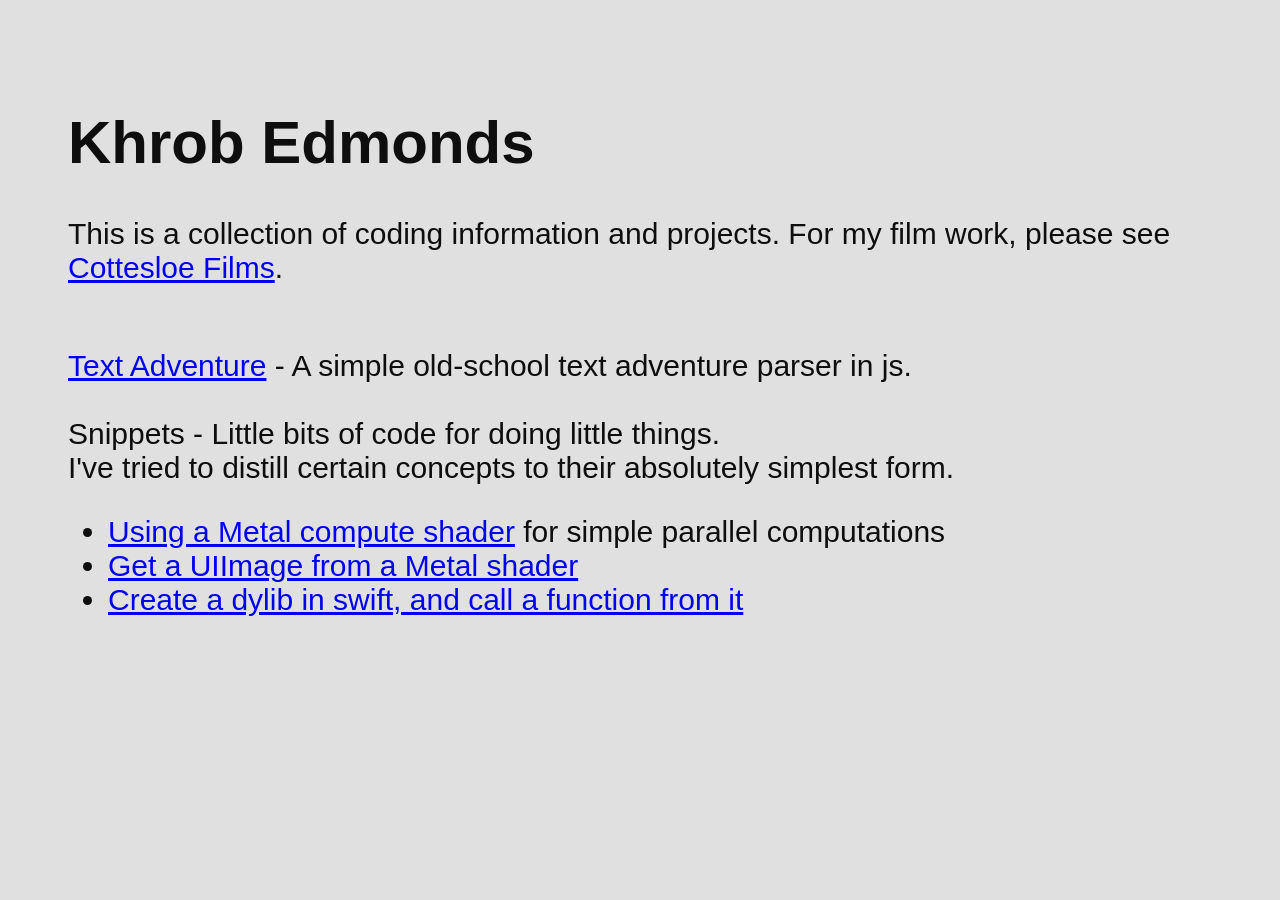
<file: index.html>
<html>
<head>
	<!-- Global site tag (gtag.js) - Google Analytics -->
	<script async src="https://www.googletagmanager.com/gtag/js?id=UA-100984-3"></script>
	<script>
	  window.dataLayer = window.dataLayer || [];
	  function gtag(){dataLayer.push(arguments);}
	  gtag('js', new Date());
	  gtag('config', 'UA-100984-3');
	</script>
	
	<style>
	body {
		font-family: Helvetica, sans-serif;
		font-size: 30px;
		color: #0e0e0e;
		background-color: #e0e0e0;
		padding-left:60px;
		padding-top:100px;
	}
	</style>

</head>

<body>
	<h1>Khrob Edmonds</h1>
	<p>This is a collection of coding information and projects. For my film work, please see <a href="http://www.cottesloefilms.com/">Cottesloe Films</a>.</p>
	<br/>
	<a href="/tat">Text Adventure</a> - A simple old-school text adventure parser in js.<br/>
	<br/>
	Snippets - Little bits of code for doing little things.<br/>
	I've tried to distill certain concepts to their absolutely simplest form.<br/>
	<ul>
		<li><a href="https://gist.github.com/Khrob/620d21bda2b353d4b0f06f1fd719f619">Using a Metal compute shader</a> for simple parallel computations</li>
		<li><a href="https://gist.github.com/Khrob/6232fdd4f75fdb1103d9dde80495d40e">Get a UIImage from a Metal shader</a></li>
		<li><a href="https://gist.github.com/Khrob/ef7cfcf2b6f60e80993489d2ab4b1691">Create a dylib in swift, and call a function from it</a></li>
	</ul>
</body>

</html>
</file>
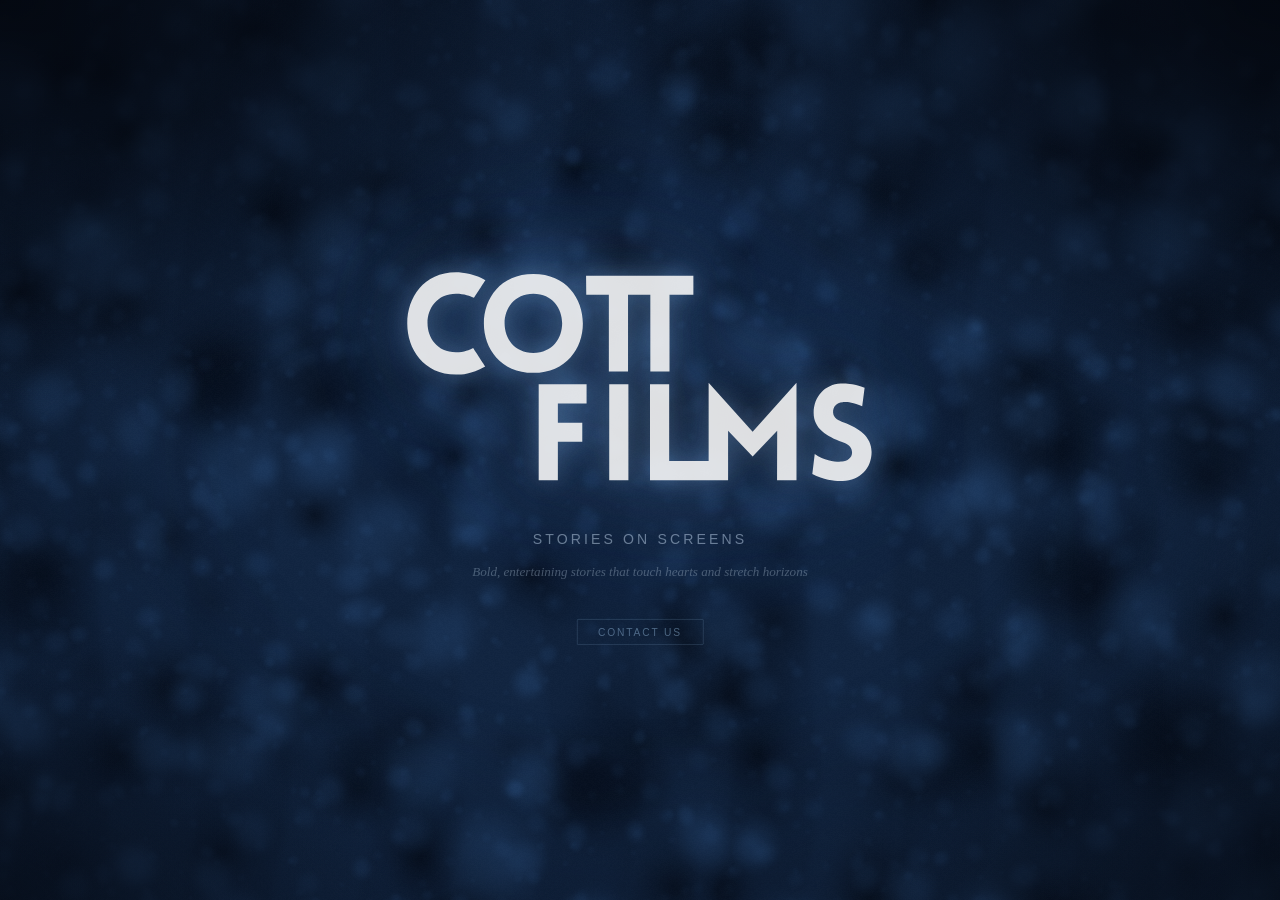
<file: cf/index.html>
<!DOCTYPE html>
<html lang="en">
<head>
    <meta charset="UTF-8">
    <meta name="viewport" content="width=device-width, initial-scale=1.0">
    <title>Cottesloe Films</title>
    <link rel="icon" type="image/svg+xml" href="logo.svg">
    <style>
        * { margin: 0; padding: 0; box-sizing: border-box; }

        body {
            background: #060e1a;
            overflow: hidden;
            width: 100vw;
            height: 100vh;
        }

        canvas#bg {
            position: fixed;
            top: 0;
            left: 0;
            width: 100%;
            height: 100%;
            z-index: 0;
        }

        .vignette {
            position: fixed;
            top: 0; left: 0;
            width: 100%; height: 100%;
            z-index: 1;
            pointer-events: none;
            background:
                radial-gradient(ellipse 70% 65% at 0% 0%, rgba(4,8,16,0.97) 0%, transparent 70%),
                radial-gradient(ellipse 70% 65% at 100% 0%, rgba(4,8,16,0.97) 0%, transparent 70%),
                radial-gradient(ellipse 55% 50% at 0% 100%, rgba(4,8,16,0.55) 0%, transparent 55%),
                radial-gradient(ellipse 55% 50% at 100% 100%, rgba(4,8,16,0.55) 0%, transparent 55%),
                radial-gradient(ellipse 90% 85% at 50% 50%, transparent 35%, rgba(4,8,16,0.55) 100%);
        }

        .content {
            position: fixed;
            top: 50%; left: 50%;
            transform: translate(-50%, -50%);
            text-align: center;
            z-index: 2;
            opacity: 0;
            /* animation triggered by JS once logo loads */
        }

        @keyframes fadeIn {
            from { opacity: 0; transform: translate(-50%, -50%) translateY(14px); }
            to   { opacity: 1; transform: translate(-50%, -50%) translateY(0); }
        }

        .logo img {
            width: clamp(260px, 38vw, 500px);
            height: auto;
            opacity: 0.867;
            filter: drop-shadow(0 0 12px rgba(150,200,255,0.35))
                    drop-shadow(0 0 40px rgba(120,180,250,0.23))
                    drop-shadow(0 0 90px rgba(100,160,240,0.15))
                    drop-shadow(0 0 180px rgba(80,140,220,0.09));
        }

        .subtitle {
            font-family: 'Helvetica Neue', Helvetica, Arial, sans-serif;
            font-size: clamp(0.7rem, 1.1vw, 0.95rem);
            font-weight: 300;
            letter-spacing: 0.22em;
            text-transform: uppercase;
            color: rgba(180,200,220,0.55);
            margin-top: 1.8rem;
        }

        .description {
            font-family: Georgia, 'Times New Roman', Times, serif;
            font-size: clamp(0.82rem, 1vw, 0.95rem);
            font-weight: 400;
            font-style: italic;
            line-height: 1.7;
            color: rgba(160,180,200,0.4);
            margin-top: 0.9rem;
            max-width: 440px;
            margin-left: auto;
            margin-right: auto;
        }

        .contact {
            display: inline-block;
            margin-top: 2.2rem;
            font-family: 'Helvetica Neue', Helvetica, Arial, sans-serif;
            font-size: clamp(0.6rem, 0.8vw, 0.75rem);
            font-weight: 400;
            letter-spacing: 0.18em;
            text-transform: uppercase;
            color: rgba(140,175,210,0.5);
            text-decoration: none;
            padding: 0.65em 2em;
            border: 1px solid rgba(140,175,210,0.18);
            border-radius: 1px;
            transition: color 0.5s ease, border-color 0.5s ease;
        }

        .contact:hover {
            color: rgba(200,225,250,0.85);
            border-color: rgba(200,225,250,0.35);
        }

        /* Fallback if WebGL fails */
        .no-webgl canvas#bg { display: none; }
        .no-webgl body {
            background: radial-gradient(ellipse at center, #0c1a2e 0%, #060e1a 100%);
        }
    </style>
</head>
<body>
    <canvas id="bg"></canvas>
    <div class="vignette"></div>

    <div class="content">
        <div class="logo">
            <img src="logo.svg" alt="Cottesloe Films" id="logoImg">
        </div>

        <!-- ✏️ EDIT YOUR TEXT HERE -->
        <p class="subtitle">Stories on Screens</p>
        <p class="description">Bold, entertaining stories that touch hearts and stretch horizons</p>

        <a class="contact" href="mailto:contact@cottesloefilms.com">Contact Us</a>
    </div>

    <script>
    /* Wait for logo to load before fading in content */
    (function() {
        const img = document.getElementById('logoImg');
        const content = document.querySelector('.content');
        function showContent() {
            content.style.animation = 'fadeIn 2s ease 0.2s both';
        }
        if (img.complete) {
            showContent();
        } else {
            img.addEventListener('load', showContent);
            img.addEventListener('error', showContent); /* show anyway if logo fails */
        }
    })();
    </script>

    <script>
    (function() {
        const canvas = document.getElementById('bg');
        const gl = canvas.getContext('webgl');

        if (!gl) {
            document.body.classList.add('no-webgl');
            return;
        }

        /* ── Vertex Shader ── */
        const vertSrc = `
            attribute vec2 a_pos;
            varying vec2 v_uv;
            void main() {
                v_uv = a_pos * 0.5 + 0.5;
                gl_Position = vec4(a_pos, 0.0, 1.0);
            }
        `;

        /* ── Fragment Shader ── */
        const fragSrc = `
            precision highp float;
            varying vec2 v_uv;
            uniform float u_time;
            uniform vec2 u_res;

            /* ---- Hash ---- */
            float hash(vec2 p) {
                return fract(sin(dot(p, vec2(127.1, 311.7))) * 43758.5453123);
            }
            vec2 hash2(vec2 p) {
                p = vec2(dot(p, vec2(127.1, 311.7)), dot(p, vec2(269.5, 183.3)));
                return fract(sin(p) * 43758.5453123);
            }

            /* ---- Value Noise ---- */
            float noise(vec2 p) {
                vec2 i = floor(p);
                vec2 f = fract(p);
                f = f * f * (3.0 - 2.0 * f);
                float a = hash(i);
                float b = hash(i + vec2(1.0, 0.0));
                float c = hash(i + vec2(0.0, 1.0));
                float d = hash(i + vec2(1.0, 1.0));
                return mix(mix(a, b, f.x), mix(c, d, f.x), f.y);
            }

            /* ---- Fractal Brownian Motion ---- */
            float fbm(vec2 p) {
                float v = 0.0, a = 0.5;
                mat2 rot = mat2(0.866, -0.5, 0.5, 0.866);
                for (int i = 0; i < 5; i++) {
                    v += a * noise(p);
                    p = rot * p * 2.0;
                    a *= 0.5;
                }
                return v;
            }

            /* ---- Whale-shark spot layer ---- */
            /*   Jittered-grid spots with organic noise distortion.
                 Naturally tiles because hash repeats with floor(). */
            float spotLayer(vec2 uv, float scale, float spotSz, float seed) {
                vec2 p = uv * scale;
                /* Organic distortion breaks grid regularity */
                p += vec2(
                    noise(p * 0.35 + seed),
                    noise(p * 0.35 + seed + 43.0)
                ) * 0.45;

                vec2 ip = floor(p);
                vec2 fp = fract(p);
                float mask = 0.0;

                for (int y = -1; y <= 1; y++) {
                    for (int x = -1; x <= 1; x++) {
                        vec2 n  = vec2(float(x), float(y));
                        vec2 cell = ip + n;
                        vec2 o  = hash2(cell + vec2(seed));
                        float sz = spotSz * (0.45 + 0.9 * hash(cell + vec2(seed + 77.0)));
                        float d  = length(fp - n - o);
                        mask = max(mask, 1.0 - smoothstep(sz * 0.15, sz, d));
                    }
                }
                return mask;
            }

            /* ---- Combined whale-shark pattern ---- */
            float whaleshark(vec2 uv) {
                float p = 0.0;
                p += spotLayer(uv, 7.0,  0.38, 0.0)   * 0.55;
                p += spotLayer(uv, 11.5, 0.30, 42.0)   * 0.38;
                p += spotLayer(uv, 17.0, 0.24, 91.0)    * 0.22;
                /* Faint extra scatter */
                p += spotLayer(uv, 24.0, 0.18, 155.0)   * 0.12;
                return clamp(p, 0.0, 1.0);
            }

            /* ---- Subtle vertical stripes ---- */
            float stripes(vec2 uv) {
                float wave = fbm(vec2(uv.y * 1.8, 7.0)) * 0.22;
                float s = sin((uv.x + wave) * 32.0) * 0.5 + 0.5;
                return smoothstep(0.38, 0.62, s);
            }

            /* ---- 2-D caustic lighting ---- */
            /*   Two animated Voronoi layers multiplied together
                 produce the characteristic bright-network pattern. */
            float voronoi(vec2 p, float t, float spd) {
                vec2 ip = floor(p);
                vec2 fp = fract(p);
                float md = 8.0;
                for (int y = -1; y <= 1; y++) {
                    for (int x = -1; x <= 1; x++) {
                        vec2 n = vec2(float(x), float(y));
                        vec2 o = hash2(ip + n);
                        o = 0.5 + 0.42 * sin(t * spd + 6.2831 * o);
                        md = min(md, length(fp - n - o));
                    }
                }
                return md;
            }

            float caustics(vec2 uv, float t) {
                float c1 = voronoi(uv * 4.2  + vec2(t *  0.045, t * 0.025), t, 0.35);
                float c2 = voronoi(uv * 5.8  + vec2(t * -0.035, t * 0.055) + 97.0, t, 0.25);
                float c3 = voronoi(uv * 8.0  + vec2(t *  0.02, t * -0.03) + 200.0, t, 0.45);
                /* Multiply layers for realism, third layer adds fine detail */
                float c = c1 * c2;
                c = pow(c, 0.55);
                c = smoothstep(0.04, 0.42, c);
                /* Blend in fine caustic detail */
                float fine = pow(c2 * c3, 0.6);
                fine = smoothstep(0.05, 0.4, fine);
                c = mix(c, fine, 0.3);
                return c;
            }

            /* ======== Main ======== */
            void main() {
                vec2 uv = v_uv;
                float aspect = u_res.x / u_res.y;
                vec2 auv = vec2(uv.x * aspect, uv.y);

                /* Slow diagonal scroll */
                vec2 scrollUV = auv + u_time * vec2(0.012, 0.004);

                /* Whale-shark spots + faint stripes */
                float pattern = whaleshark(scrollUV);
                pattern += stripes(scrollUV) * 0.10;
                pattern = clamp(pattern, 0.0, 1.0);

                /* Colour palette — deep ocean */
                vec3 bgCol   = vec3(0.030, 0.068, 0.130);
                vec3 spotCol = vec3(0.090, 0.175, 0.290);
                vec3 col = mix(bgCol, spotCol, pattern);

                /* Background noise variation */
                float bgN = fbm(scrollUV * 2.5 + 100.0);
                col *= 0.88 + bgN * 0.24;

                /* Caustic light */
                float caust = caustics(auv, u_time);
                col += caust * vec3(0.035, 0.068, 0.110);

                /* Film grain */
                float grain = (hash(uv * u_res + fract(u_time * 37.0) * 173.0) - 0.5) * 0.014;
                col += grain;

                gl_FragColor = vec4(max(col, 0.0), 1.0);
            }
        `;

        /* ── Compile helpers ── */
        function makeShader(type, src) {
            const s = gl.createShader(type);
            gl.shaderSource(s, src);
            gl.compileShader(s);
            if (!gl.getShaderParameter(s, gl.COMPILE_STATUS)) {
                console.error(gl.getShaderInfoLog(s));
                gl.deleteShader(s);
                return null;
            }
            return s;
        }

        const vs = makeShader(gl.VERTEX_SHADER, vertSrc);
        const fs = makeShader(gl.FRAGMENT_SHADER, fragSrc);
        if (!vs || !fs) { document.body.classList.add('no-webgl'); return; }

        const prog = gl.createProgram();
        gl.attachShader(prog, vs);
        gl.attachShader(prog, fs);
        gl.linkProgram(prog);
        if (!gl.getProgramParameter(prog, gl.LINK_STATUS)) {
            console.error(gl.getProgramInfoLog(prog));
            document.body.classList.add('no-webgl');
            return;
        }

        /* Full-screen quad */
        const buf = gl.createBuffer();
        gl.bindBuffer(gl.ARRAY_BUFFER, buf);
        gl.bufferData(gl.ARRAY_BUFFER, new Float32Array([-1,-1, 1,-1, -1,1, 1,1]), gl.STATIC_DRAW);

        const aPos   = gl.getAttribLocation(prog, 'a_pos');
        const uTime  = gl.getUniformLocation(prog, 'u_time');
        const uRes   = gl.getUniformLocation(prog, 'u_res');

        /* Resize — cap pixel ratio for performance */
        function resize() {
            const dpr = Math.min(window.devicePixelRatio || 1, 1.5);
            canvas.width  = window.innerWidth  * dpr;
            canvas.height = window.innerHeight * dpr;
            gl.viewport(0, 0, canvas.width, canvas.height);
        }
        window.addEventListener('resize', resize);
        resize();

        /* Render loop */
        const t0 = performance.now();
        (function frame() {
            const t = (performance.now() - t0) * 0.001;

            gl.useProgram(prog);
            gl.uniform1f(uTime, t);
            gl.uniform2f(uRes, canvas.width, canvas.height);

            gl.enableVertexAttribArray(aPos);
            gl.bindBuffer(gl.ARRAY_BUFFER, buf);
            gl.vertexAttribPointer(aPos, 2, gl.FLOAT, false, 0, 0);
            gl.drawArrays(gl.TRIANGLE_STRIP, 0, 4);

            requestAnimationFrame(frame);
        })();
    })();
    </script>
</body>
</html>
</file>
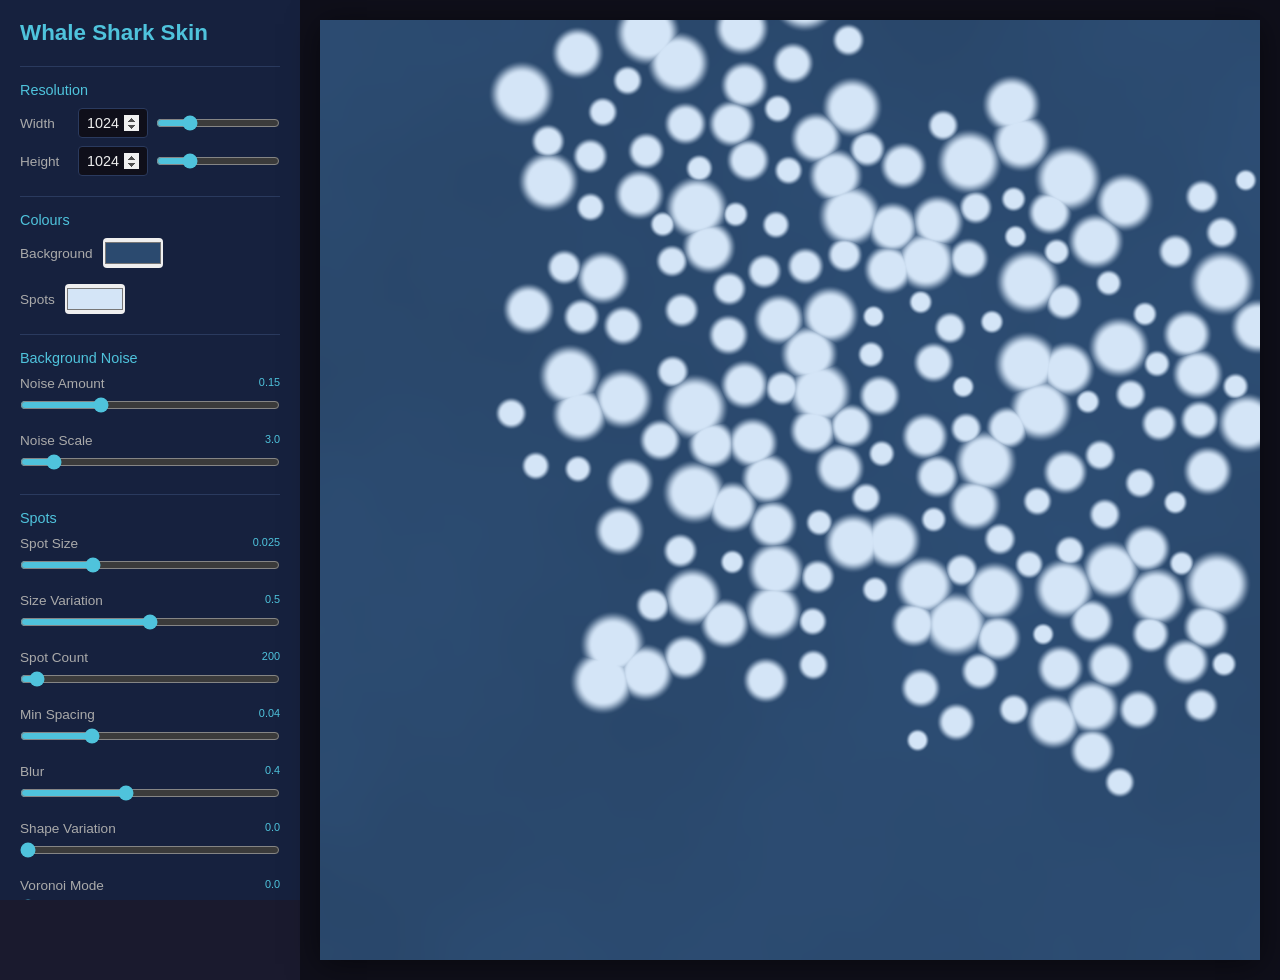
<file: spotter.html>
<!DOCTYPE html>
<html lang="en">
<head>
    <meta charset="UTF-8">
    <meta name="viewport" content="width=device-width, initial-scale=1.0">
    <title>Whale Shark Skin Generator</title>
    <style>
        * {
            margin: 0;
            padding: 0;
            box-sizing: border-box;
        }
        body {
            font-family: -apple-system, BlinkMacSystemFont, 'Segoe UI', Roboto, sans-serif;
            background: #1a1a2e;
            color: #eee;
            min-height: 100vh;
            display: flex;
        }
        .controls {
            width: 300px;
            padding: 20px;
            background: #16213e;
            overflow-y: auto;
            max-height: 100vh;
        }
        .controls h1 {
            font-size: 1.4em;
            margin-bottom: 20px;
            color: #4fc3dc;
        }
        .control-group {
            margin-bottom: 16px;
        }
        .control-group label {
            display: block;
            margin-bottom: 6px;
            font-size: 0.85em;
            color: #aaa;
        }
        .control-group input[type="range"] {
            width: 100%;
            accent-color: #4fc3dc;
        }
        .control-group input[type="color"] {
            width: 60px;
            height: 30px;
            border: none;
            border-radius: 4px;
            cursor: pointer;
        }
        .control-row {
            display: flex;
            gap: 10px;
            align-items: center;
        }
        .control-row label {
            margin-bottom: 0;
        }
        .value {
            font-size: 0.8em;
            color: #4fc3dc;
            float: right;
        }
        .canvas-container {
            flex: 1;
            display: flex;
            align-items: center;
            justify-content: center;
            padding: 20px;
            background: #0f0f1a;
        }
        canvas {
            max-width: 100%;
            max-height: 100%;
            box-shadow: 0 4px 30px rgba(0,0,0,0.5);
        }
        button {
            width: 100%;
            padding: 12px;
            margin-top: 10px;
            background: #4fc3dc;
            color: #1a1a2e;
            border: none;
            border-radius: 6px;
            font-size: 1em;
            font-weight: 600;
            cursor: pointer;
            transition: background 0.2s;
        }
        button:hover {
            background: #3aa8c1;
        }
        .section-title {
            font-size: 0.9em;
            color: #4fc3dc;
            margin: 20px 0 10px;
            padding-top: 15px;
            border-top: 1px solid #2a3a5e;
        }
        .preset-row {
            display: flex;
            gap: 8px;
            margin-top: 10px;
        }
        .preset-row input[type="text"] {
            flex: 1;
            padding: 8px;
            border: 1px solid #2a3a5e;
            border-radius: 4px;
            background: #0f0f1a;
            color: #eee;
            font-family: monospace;
            font-size: 0.75em;
        }
        .preset-row button {
            width: auto;
            padding: 8px 12px;
            margin-top: 0;
            font-size: 0.85em;
        }
        .size-row {
            display: flex;
            gap: 8px;
            align-items: center;
            margin-bottom: 8px;
        }
        .size-row label {
            width: 50px;
            margin-bottom: 0;
        }
        .size-row input[type="number"] {
            width: 70px;
            padding: 6px 8px;
            border: 1px solid #2a3a5e;
            border-radius: 4px;
            background: #0f0f1a;
            color: #eee;
            font-size: 0.9em;
        }
        .size-row input[type="range"] {
            flex: 1;
        }
        input[type="number"]::-webkit-inner-spin-button,
        input[type="number"]::-webkit-outer-spin-button {
            opacity: 1;
        }
    </style>
</head>
<body>
    <div class="controls">
        <h1>Whale Shark Skin</h1>

        <div class="section-title">Resolution</div>
        <div class="control-group">
            <div class="size-row">
                <label>Width</label>
                <input type="number" id="widthNum" min="64" max="8192" value="1024">
                <input type="range" id="width" min="64" max="4096" step="64" value="1024">
            </div>
            <div class="size-row">
                <label>Height</label>
                <input type="number" id="heightNum" min="64" max="8192" value="1024">
                <input type="range" id="height" min="64" max="4096" step="64" value="1024">
            </div>
        </div>

        <div class="section-title">Colours</div>
        <div class="control-group">
            <div class="control-row">
                <label>Background</label>
                <input type="color" id="bgColor" value="#2b4a6f">
            </div>
        </div>
        <div class="control-group">
            <div class="control-row">
                <label>Spots</label>
                <input type="color" id="spotColor" value="#d4e5f7">
            </div>
        </div>

        <div class="section-title">Background Noise</div>
        <div class="control-group">
            <label>Noise Amount <span class="value" id="bgNoiseVal">0.15</span></label>
            <input type="range" id="bgNoise" min="0" max="0.5" step="0.01" value="0.15">
        </div>
        <div class="control-group">
            <label>Noise Scale <span class="value" id="bgNoiseScaleVal">3.0</span></label>
            <input type="range" id="bgNoiseScale" min="1" max="20" step="0.5" value="3.0">
        </div>

        <div class="section-title">Spots</div>
        <div class="control-group">
            <label>Spot Size <span class="value" id="spotSizeVal">0.025</span></label>
            <input type="range" id="spotSize" min="0.005" max="0.08" step="0.001" value="0.025">
        </div>
        <div class="control-group">
            <label>Size Variation <span class="value" id="spotSizeVarVal">0.5</span></label>
            <input type="range" id="spotSizeVar" min="0" max="1" step="0.05" value="0.5">
        </div>
        <div class="control-group">
            <label>Spot Count <span class="value" id="spotCountVal">200</span></label>
            <input type="range" id="spotCount" min="20" max="5000" step="10" value="200">
        </div>
        <div class="control-group">
            <label>Min Spacing <span class="value" id="minSpacingVal">0.04</span></label>
            <input type="range" id="minSpacing" min="0.001" max="0.15" step="0.001" value="0.04">
        </div>
        <div class="control-group">
            <label>Blur <span class="value" id="blurVal">0.4</span></label>
            <input type="range" id="blur" min="0" max="1" step="0.05" value="0.4">
        </div>
        <div class="control-group">
            <label>Shape Variation <span class="value" id="shapeVarVal">0.0</span></label>
            <input type="range" id="shapeVar" min="0" max="1" step="0.05" value="0.0">
        </div>
        <div class="control-group">
            <label>Voronoi Mode <span class="value" id="voronoiVal">0.0</span></label>
            <input type="range" id="voronoi" min="0" max="1" step="0.05" value="0.0">
        </div>
        <div class="control-group">
            <label>Cell Gap <span class="value" id="cellGapVal">0.02</span></label>
            <input type="range" id="cellGap" min="0" max="0.1" step="0.005" value="0.02">
        </div>

        <div class="section-title">Stripes</div>
        <div class="control-group">
            <label>Stripe Amount <span class="value" id="stripeAmountVal">0.0</span></label>
            <input type="range" id="stripeAmount" min="0" max="1" step="0.05" value="0.0">
        </div>
        <div class="control-group">
            <label>Stripe Width <span class="value" id="stripeWidthVal">0.03</span></label>
            <input type="range" id="stripeWidth" min="0.01" max="0.5" step="0.01" value="0.03">
        </div>
        <div class="control-group">
            <label>Stripe Frequency <span class="value" id="stripeFreqVal">8</span></label>
            <input type="range" id="stripeFreq" min="2" max="20" step="1" value="8">
        </div>
        <div class="control-group">
            <label>Stripe Blur <span class="value" id="stripeBlurVal">0.3</span></label>
            <input type="range" id="stripeBlur" min="0" max="1" step="0.05" value="0.3">
        </div>

        <div class="control-group">
            <label>Random Seed <span class="value" id="seedVal">42</span></label>
            <input type="range" id="seed" min="1" max="1000" step="1" value="42">
        </div>

        <button id="randomize">Randomize Seed</button>
        <button id="download">Download PNG</button>

        <div class="section-title">Share Preset</div>
        <div class="preset-row">
            <input type="text" id="presetString" placeholder="Paste preset here...">
            <button id="copyPreset">Copy URL</button>
        </div>
    </div>

    <div class="canvas-container">
        <canvas id="canvas"></canvas>
    </div>

    <script>
        const canvas = document.getElementById('canvas');
        const gl = canvas.getContext('webgl', { preserveDrawingBuffer: true });

        if (!gl) {
            alert('WebGL not supported');
            throw new Error('WebGL not supported');
        }

        // Seeded random number generator
        function seededRandom(seed) {
            let s = seed;
            return function() {
                s = Math.sin(s * 9999.1) * 10000;
                return s - Math.floor(s);
            };
        }

        // Poisson disk sampling with relaxation
        // Extended area ensures edge spots are visible
        function generatePoissonDiskSamples(count, minDist, seed) {
            const random = seededRandom(seed);
            const samples = [];

            // Extend the generation area beyond 0-1 so edge spots are visible
            const padding = 0.15;
            const minX = -padding, maxX = 1 + padding;
            const minY = -padding, maxY = 1 + padding;
            const rangeX = maxX - minX;
            const rangeY = maxY - minY;

            const cellSize = minDist / Math.sqrt(2);
            const gridWidth = Math.ceil(rangeX / cellSize);
            const gridHeight = Math.ceil(rangeY / cellSize);
            const grid = new Array(gridWidth * gridHeight).fill(null);

            function gridIndex(x, y) {
                const gx = Math.floor((x - minX) / cellSize);
                const gy = Math.floor((y - minY) / cellSize);
                if (gx < 0 || gx >= gridWidth || gy < 0 || gy >= gridHeight) return -1;
                return gy * gridWidth + gx;
            }

            function isValidPoint(x, y) {
                if (x < minX || x >= maxX || y < minY || y >= maxY) return false;

                const gx = Math.floor((x - minX) / cellSize);
                const gy = Math.floor((y - minY) / cellSize);

                // Check 5x5 neighborhood
                for (let dy = -2; dy <= 2; dy++) {
                    for (let dx = -2; dx <= 2; dx++) {
                        const nx = gx + dx;
                        const ny = gy + dy;
                        if (nx < 0 || nx >= gridWidth || ny < 0 || ny >= gridHeight) continue;

                        const idx = ny * gridWidth + nx;
                        const neighbor = grid[idx];
                        if (neighbor) {
                            const distSq = (x - neighbor.x) ** 2 + (y - neighbor.y) ** 2;
                            if (distSq < minDist * minDist) return false;
                        }
                    }
                }
                return true;
            }

            function addPoint(x, y, size) {
                const point = { x, y, size };
                samples.push(point);
                const idx = gridIndex(x, y);
                if (idx >= 0) grid[idx] = point;
                return point;
            }

            // Start with a random point in the visible area
            const startX = random();
            const startY = random();
            addPoint(startX, startY, random());

            const activeList = [samples[0]];
            const maxAttempts = 30;

            while (activeList.length > 0 && samples.length < count) {
                const idx = Math.floor(random() * activeList.length);
                const point = activeList[idx];
                let found = false;

                for (let i = 0; i < maxAttempts; i++) {
                    const angle = random() * Math.PI * 2;
                    const dist = minDist + random() * minDist;
                    const newX = point.x + Math.cos(angle) * dist;
                    const newY = point.y + Math.sin(angle) * dist;

                    if (isValidPoint(newX, newY)) {
                        const newPoint = addPoint(newX, newY, random());
                        activeList.push(newPoint);
                        found = true;
                        break;
                    }
                }

                if (!found) {
                    activeList.splice(idx, 1);
                }
            }

            // If we need more points, add them with relaxed constraints
            let attempts = 0;
            while (samples.length < count && attempts < count * 10) {
                const x = minX + random() * rangeX;
                const y = minY + random() * rangeY;
                if (isValidPoint(x, y)) {
                    addPoint(x, y, random());
                }
                attempts++;
            }

            return samples;
        }

        // Vertex shader
        const vertexShaderSource = `
            attribute vec2 a_position;
            varying vec2 v_uv;
            void main() {
                v_uv = a_position * 0.5 + 0.5;
                gl_Position = vec4(a_position, 0.0, 1.0);
            }
        `;

        // Fragment shader with texture-based spot lookup
        const fragmentShaderSource = `
            precision highp float;
            varying vec2 v_uv;

            uniform vec3 u_bgColor;
            uniform vec3 u_spotColor;
            uniform float u_spotSize;
            uniform float u_spotSizeVar;
            uniform float u_blur;
            uniform float u_stripeAmount;
            uniform float u_stripeWidth;
            uniform float u_stripeFreq;
            uniform float u_bgNoise;
            uniform float u_bgNoiseScale;
            uniform float u_seed;
            uniform sampler2D u_spotTexture;
            uniform float u_spotCount;
            uniform float u_shapeVar;
            uniform float u_voronoi;
            uniform float u_cellGap;
            uniform float u_stripeBlur;
            uniform float u_aspectRatio;

            // Aspect-ratio-corrected distance
            float aspectDistance(vec2 a, vec2 b) {
                vec2 diff = a - b;
                diff.x *= u_aspectRatio;
                return length(diff);
            }

            // Hash for noise
            float hash(vec2 p) {
                p = fract(p * vec2(123.34, 456.21));
                p += dot(p, p + 45.32);
                return fract(p.x * p.y);
            }

            // Perlin-style noise
            float noise(vec2 p) {
                vec2 i = floor(p);
                vec2 f = fract(p);
                f = f * f * (3.0 - 2.0 * f);

                float a = hash(i + vec2(0.0, 0.0));
                float b = hash(i + vec2(1.0, 0.0));
                float c = hash(i + vec2(0.0, 1.0));
                float d = hash(i + vec2(1.0, 1.0));

                return mix(mix(a, b, f.x), mix(c, d, f.x), f.y);
            }

            // Fractal Brownian Motion
            float fbm(vec2 p) {
                float value = 0.0;
                float amplitude = 0.5;
                for (int i = 0; i < 5; i++) {
                    value += amplitude * noise(p);
                    p *= 2.0;
                    amplitude *= 0.5;
                }
                return value;
            }

            // Vertical stripes with waviness and blur
            float stripes(vec2 uv, float width, float freq, float seed, float blur) {
                float wave = fbm(vec2(uv.y * 3.0, seed)) * 0.1;
                float x = uv.x + wave;
                float stripe = sin(x * freq * 6.28318) * 0.5 + 0.5;
                float edge = width * blur * 0.5;
                return smoothstep(0.5 - width - edge, 0.5 - width + edge, stripe) *
                       smoothstep(0.5 + width + edge, 0.5 + width - edge, stripe);
            }

            void main() {
                vec2 uv = v_uv;

                // Background with noise variation
                float bgVariation = fbm(uv * u_bgNoiseScale + u_seed) * u_bgNoise;
                vec3 bg = u_bgColor * (1.0 - u_bgNoise * 0.5 + bgVariation);

                // Find closest and second-closest spots for Voronoi
                float minDist1 = 1000.0;
                float minDist2 = 1000.0;
                int closestIdx = 0;
                float closestSizeRand = 0.0;
                vec2 closestPos = vec2(0.0);

                for (int i = 0; i < 5000; i++) {
                    if (float(i) >= u_spotCount) break;

                    float texX = (float(i) + 0.5) / 5000.0;
                    vec4 spotData = texture2D(u_spotTexture, vec2(texX, 0.5));
                    vec2 spotPos = spotData.xy;

                    float d = aspectDistance(uv, spotPos);

                    if (d < minDist1) {
                        minDist2 = minDist1;
                        minDist1 = d;
                        closestIdx = i;
                        closestSizeRand = spotData.z;
                        closestPos = spotPos;
                    } else if (d < minDist2) {
                        minDist2 = d;
                    }
                }

                // Calculate circular spot mask
                float circleSpotMask = 0.0;
                for (int i = 0; i < 5000; i++) {
                    if (float(i) >= u_spotCount) break;

                    float texX = (float(i) + 0.5) / 5000.0;
                    vec4 spotData = texture2D(u_spotTexture, vec2(texX, 0.5));

                    vec2 spotPos = spotData.xy;
                    float sizeRand = spotData.z;

                    float spotRadius = u_spotSize * (1.0 - u_spotSizeVar + u_spotSizeVar * 2.0 * sizeRand);

                    vec2 toPixel = uv - spotPos;
                    vec2 toPixelAspect = toPixel;
                    toPixelAspect.x *= u_aspectRatio;
                    float d = length(toPixelAspect);

                    float angle = atan(toPixelAspect.y, toPixelAspect.x);
                    float shapeNoise = fbm(vec2(angle * 3.0 + sizeRand * 100.0, sizeRand * 50.0 + u_seed)) * 2.0 - 1.0;
                    float distortedRadius = spotRadius * (1.0 + shapeNoise * u_shapeVar * 0.5);

                    float spot = 1.0 - smoothstep(distortedRadius * (1.0 - u_blur), distortedRadius, d);
                    circleSpotMask = max(circleSpotMask, spot);
                }

                // Calculate Voronoi cell mask
                float edgeDist = (minDist2 - minDist1) * 0.5;

                // Add shape variation to voronoi edges
                vec2 toPixel = uv - closestPos;
                vec2 toPixelAspect = toPixel;
                toPixelAspect.x *= u_aspectRatio;
                float angle = atan(toPixelAspect.y, toPixelAspect.x);
                float shapeNoise = fbm(vec2(angle * 3.0 + closestSizeRand * 100.0, closestSizeRand * 50.0 + u_seed)) * 2.0 - 1.0;
                float edgeVariation = shapeNoise * u_shapeVar * 0.03;

                float cellEdge = u_cellGap + edgeVariation;
                float voronoiMask = 1.0 - smoothstep(cellEdge * (1.0 - u_blur), cellEdge, edgeDist);
                voronoiMask = 1.0 - voronoiMask;

                // Blend between circle spots and voronoi cells
                float spotMask = mix(circleSpotMask, voronoiMask, u_voronoi);

                // Stripes
                float stripeMask = stripes(uv, u_stripeWidth, u_stripeFreq, u_seed, u_stripeBlur) * u_stripeAmount;

                // Combine spots and stripes
                float combinedMask = max(spotMask, stripeMask);

                // Final color
                vec3 color = mix(bg, u_spotColor, combinedMask);

                gl_FragColor = vec4(color, 1.0);
            }
        `;

        function createShader(gl, type, source) {
            const shader = gl.createShader(type);
            gl.shaderSource(shader, source);
            gl.compileShader(shader);
            if (!gl.getShaderParameter(shader, gl.COMPILE_STATUS)) {
                console.error(gl.getShaderInfoLog(shader));
                gl.deleteShader(shader);
                return null;
            }
            return shader;
        }

        function createProgram(gl, vertexShader, fragmentShader) {
            const program = gl.createProgram();
            gl.attachShader(program, vertexShader);
            gl.attachShader(program, fragmentShader);
            gl.linkProgram(program);
            if (!gl.getProgramParameter(program, gl.LINK_STATUS)) {
                console.error(gl.getProgramInfoLog(program));
                gl.deleteProgram(program);
                return null;
            }
            return program;
        }

        const vertexShader = createShader(gl, gl.VERTEX_SHADER, vertexShaderSource);
        const fragmentShader = createShader(gl, gl.FRAGMENT_SHADER, fragmentShaderSource);
        const program = createProgram(gl, vertexShader, fragmentShader);

        // Fullscreen quad
        const positions = new Float32Array([-1, -1, 1, -1, -1, 1, 1, 1]);
        const positionBuffer = gl.createBuffer();
        gl.bindBuffer(gl.ARRAY_BUFFER, positionBuffer);
        gl.bufferData(gl.ARRAY_BUFFER, positions, gl.STATIC_DRAW);

        const positionLocation = gl.getAttribLocation(program, 'a_position');

        // Uniform locations
        const uniforms = {
            bgColor: gl.getUniformLocation(program, 'u_bgColor'),
            spotColor: gl.getUniformLocation(program, 'u_spotColor'),
            spotSize: gl.getUniformLocation(program, 'u_spotSize'),
            spotSizeVar: gl.getUniformLocation(program, 'u_spotSizeVar'),
            blur: gl.getUniformLocation(program, 'u_blur'),
            stripeAmount: gl.getUniformLocation(program, 'u_stripeAmount'),
            stripeWidth: gl.getUniformLocation(program, 'u_stripeWidth'),
            stripeFreq: gl.getUniformLocation(program, 'u_stripeFreq'),
            bgNoise: gl.getUniformLocation(program, 'u_bgNoise'),
            bgNoiseScale: gl.getUniformLocation(program, 'u_bgNoiseScale'),
            seed: gl.getUniformLocation(program, 'u_seed'),
            spotTexture: gl.getUniformLocation(program, 'u_spotTexture'),
            spotCount: gl.getUniformLocation(program, 'u_spotCount'),
            shapeVar: gl.getUniformLocation(program, 'u_shapeVar'),
            voronoi: gl.getUniformLocation(program, 'u_voronoi'),
            cellGap: gl.getUniformLocation(program, 'u_cellGap'),
            stripeBlur: gl.getUniformLocation(program, 'u_stripeBlur'),
            aspectRatio: gl.getUniformLocation(program, 'u_aspectRatio')
        };

        // Create spot texture
        const spotTexture = gl.createTexture();
        gl.bindTexture(gl.TEXTURE_2D, spotTexture);
        gl.texParameteri(gl.TEXTURE_2D, gl.TEXTURE_MIN_FILTER, gl.NEAREST);
        gl.texParameteri(gl.TEXTURE_2D, gl.TEXTURE_MAG_FILTER, gl.NEAREST);
        gl.texParameteri(gl.TEXTURE_2D, gl.TEXTURE_WRAP_S, gl.CLAMP_TO_EDGE);
        gl.texParameteri(gl.TEXTURE_2D, gl.TEXTURE_WRAP_T, gl.CLAMP_TO_EDGE);

        // Convert hex color to RGB array
        function hexToRgb(hex) {
            const result = /^#?([a-f\d]{2})([a-f\d]{2})([a-f\d]{2})$/i.exec(hex);
            return result ? [
                parseInt(result[1], 16) / 255,
                parseInt(result[2], 16) / 255,
                parseInt(result[3], 16) / 255
            ] : [0, 0, 0];
        }

        let currentSpots = [];
        let needsSpotRegeneration = true;

        function regenerateSpots() {
            const spotCount = parseInt(document.getElementById('spotCount').value);
            const minSpacing = parseFloat(document.getElementById('minSpacing').value);
            const seed = parseFloat(document.getElementById('seed').value);

            currentSpots = generatePoissonDiskSamples(spotCount, minSpacing, seed);

            // Create texture data
            const textureData = new Float32Array(5000 * 4);
            for (let i = 0; i < Math.min(currentSpots.length, 5000); i++) {
                textureData[i * 4] = currentSpots[i].x;
                textureData[i * 4 + 1] = currentSpots[i].y;
                textureData[i * 4 + 2] = currentSpots[i].size;
                textureData[i * 4 + 3] = 1.0;
            }

            // Upload to texture (using FLOAT if available, otherwise UNSIGNED_BYTE)
            const ext = gl.getExtension('OES_texture_float');
            if (ext) {
                gl.bindTexture(gl.TEXTURE_2D, spotTexture);
                gl.texImage2D(gl.TEXTURE_2D, 0, gl.RGBA, 5000, 1, 0, gl.RGBA, gl.FLOAT, textureData);
            } else {
                // Fallback to UNSIGNED_BYTE
                const byteData = new Uint8Array(5000 * 4);
                for (let i = 0; i < Math.min(currentSpots.length, 5000); i++) {
                    byteData[i * 4] = Math.floor(currentSpots[i].x * 255);
                    byteData[i * 4 + 1] = Math.floor(currentSpots[i].y * 255);
                    byteData[i * 4 + 2] = Math.floor(currentSpots[i].size * 255);
                    byteData[i * 4 + 3] = 255;
                }
                gl.bindTexture(gl.TEXTURE_2D, spotTexture);
                gl.texImage2D(gl.TEXTURE_2D, 0, gl.RGBA, 5000, 1, 0, gl.RGBA, gl.UNSIGNED_BYTE, byteData);
            }

            needsSpotRegeneration = false;
        }

        function render() {
            if (needsSpotRegeneration) {
                regenerateSpots();
            }

            const width = parseInt(document.getElementById('width').value);
            const height = parseInt(document.getElementById('height').value);
            canvas.width = width;
            canvas.height = height;
            gl.viewport(0, 0, width, height);

            gl.useProgram(program);

            // Set uniforms
            const bgColor = hexToRgb(document.getElementById('bgColor').value);
            const spotColor = hexToRgb(document.getElementById('spotColor').value);

            gl.uniform3fv(uniforms.bgColor, bgColor);
            gl.uniform3fv(uniforms.spotColor, spotColor);
            gl.uniform1f(uniforms.spotSize, parseFloat(document.getElementById('spotSize').value));
            gl.uniform1f(uniforms.spotSizeVar, parseFloat(document.getElementById('spotSizeVar').value));
            gl.uniform1f(uniforms.blur, parseFloat(document.getElementById('blur').value));
            gl.uniform1f(uniforms.stripeAmount, parseFloat(document.getElementById('stripeAmount').value));
            gl.uniform1f(uniforms.stripeWidth, parseFloat(document.getElementById('stripeWidth').value));
            gl.uniform1f(uniforms.stripeFreq, parseFloat(document.getElementById('stripeFreq').value));
            gl.uniform1f(uniforms.bgNoise, parseFloat(document.getElementById('bgNoise').value));
            gl.uniform1f(uniforms.bgNoiseScale, parseFloat(document.getElementById('bgNoiseScale').value));
            gl.uniform1f(uniforms.seed, parseFloat(document.getElementById('seed').value));
            gl.uniform1f(uniforms.spotCount, currentSpots.length);
            gl.uniform1f(uniforms.shapeVar, parseFloat(document.getElementById('shapeVar').value));
            gl.uniform1f(uniforms.voronoi, parseFloat(document.getElementById('voronoi').value));
            gl.uniform1f(uniforms.cellGap, parseFloat(document.getElementById('cellGap').value));
            gl.uniform1f(uniforms.stripeBlur, parseFloat(document.getElementById('stripeBlur').value));
            gl.uniform1f(uniforms.aspectRatio, width / height);

            // Bind spot texture
            gl.activeTexture(gl.TEXTURE0);
            gl.bindTexture(gl.TEXTURE_2D, spotTexture);
            gl.uniform1i(uniforms.spotTexture, 0);

            // Draw
            gl.enableVertexAttribArray(positionLocation);
            gl.bindBuffer(gl.ARRAY_BUFFER, positionBuffer);
            gl.vertexAttribPointer(positionLocation, 2, gl.FLOAT, false, 0, 0);
            gl.drawArrays(gl.TRIANGLE_STRIP, 0, 4);
        }

        // Update value displays and render
        function setupControl(id, triggersRegeneration = false) {
            const input = document.getElementById(id);
            const valueSpan = document.getElementById(id + 'Val');

            input.addEventListener('input', () => {
                if (valueSpan) {
                    valueSpan.textContent = input.value;
                }
                if (triggersRegeneration) {
                    needsSpotRegeneration = true;
                }
                render();
            });
        }

        // Setup width/height with synced text fields
        function setupSizeControl(sliderId, numId) {
            const slider = document.getElementById(sliderId);
            const num = document.getElementById(numId);

            slider.addEventListener('input', () => {
                num.value = slider.value;
                render();
                updatePresetString();
            });

            num.addEventListener('input', () => {
                const val = Math.max(64, Math.min(8192, parseInt(num.value) || 64));
                num.value = val;
                slider.value = Math.min(val, 4096);
                render();
                updatePresetString();
            });
        }

        setupSizeControl('width', 'widthNum');
        setupSizeControl('height', 'heightNum');

        // Setup controls - some trigger spot regeneration, some don't
        setupControl('bgNoise', false);
        setupControl('bgNoiseScale', false);
        setupControl('spotSize', false);
        setupControl('spotSizeVar', false);
        setupControl('blur', false);
        setupControl('shapeVar', false);
        setupControl('voronoi', false);
        setupControl('cellGap', false);
        setupControl('stripeAmount', false);
        setupControl('stripeWidth', false);
        setupControl('stripeFreq', false);
        setupControl('stripeBlur', false);

        // These controls regenerate spots
        setupControl('spotCount', true);
        setupControl('minSpacing', true);
        setupControl('seed', true);

        // Color inputs
        document.getElementById('bgColor').addEventListener('input', render);
        document.getElementById('spotColor').addEventListener('input', render);

        // Randomize button
        document.getElementById('randomize').addEventListener('click', () => {
            const newSeed = Math.floor(Math.random() * 1000) + 1;
            document.getElementById('seed').value = newSeed;
            document.getElementById('seedVal').textContent = newSeed;
            needsSpotRegeneration = true;
            render();
        });

        // Download button
        document.getElementById('download').addEventListener('click', () => {
            render();
            const link = document.createElement('a');
            link.download = 'whale-shark-skin.png';
            link.href = canvas.toDataURL('image/png');
            link.click();
        });

        // Preset string functionality
        const presetControls = [
            'width', 'height', 'bgColor', 'spotColor', 'bgNoise', 'bgNoiseScale',
            'spotSize', 'spotSizeVar', 'spotCount', 'minSpacing', 'blur',
            'shapeVar', 'voronoi', 'cellGap', 'stripeAmount', 'stripeWidth',
            'stripeFreq', 'stripeBlur', 'seed'
        ];

        function getPresetString() {
            const values = presetControls.map(id => document.getElementById(id).value);
            return btoa(JSON.stringify(values));
        }

        function applyPresetString(str) {
            try {
                const values = JSON.parse(atob(str));
                if (!Array.isArray(values) || values.length !== presetControls.length) {
                    throw new Error('Invalid preset');
                }

                let needsRegen = false;
                presetControls.forEach((id, i) => {
                    const el = document.getElementById(id);
                    const valSpan = document.getElementById(id + 'Val');
                    el.value = values[i];
                    if (valSpan) valSpan.textContent = values[i];

                    // Sync number inputs for width/height
                    if (id === 'width') document.getElementById('widthNum').value = values[i];
                    if (id === 'height') document.getElementById('heightNum').value = values[i];

                    if (id === 'spotCount' || id === 'minSpacing' || id === 'seed') {
                        needsRegen = true;
                    }
                });

                if (needsRegen) needsSpotRegeneration = true;
                render();
                updatePresetString();
            } catch (e) {
                console.error('Invalid preset string:', e);
            }
        }

        let updatingFromHash = false;

        function updatePresetString() {
            const preset = getPresetString();
            document.getElementById('presetString').value = preset;

            // Update URL hash without triggering hashchange handler
            if (!updatingFromHash) {
                history.replaceState(null, '', '#' + preset);
            }
        }

        function loadFromHash() {
            const hash = window.location.hash.slice(1);
            if (hash) {
                updatingFromHash = true;
                applyPresetString(hash);
                updatingFromHash = false;
            }
        }

        // Load preset from URL on page load
        window.addEventListener('hashchange', loadFromHash);

        // Copy button - now copies the full URL
        document.getElementById('copyPreset').addEventListener('click', () => {
            navigator.clipboard.writeText(window.location.href).then(() => {
                const btn = document.getElementById('copyPreset');
                btn.textContent = 'Copied!';
                setTimeout(() => btn.textContent = 'Copy URL', 1500);
            });
        });

        // Paste/change detection
        document.getElementById('presetString').addEventListener('change', (e) => {
            applyPresetString(e.target.value);
        });

        // Update preset string on any control change
        const originalSetupControl = setupControl;
        presetControls.forEach(id => {
            const el = document.getElementById(id);
            if (el) {
                el.addEventListener('input', updatePresetString);
            }
        });

        // Check for preset in URL hash on load, otherwise render defaults
        if (window.location.hash.length > 1) {
            loadFromHash();
        } else {
            render();
            updatePresetString();
        }
    </script>
</body>
</html>
</file>
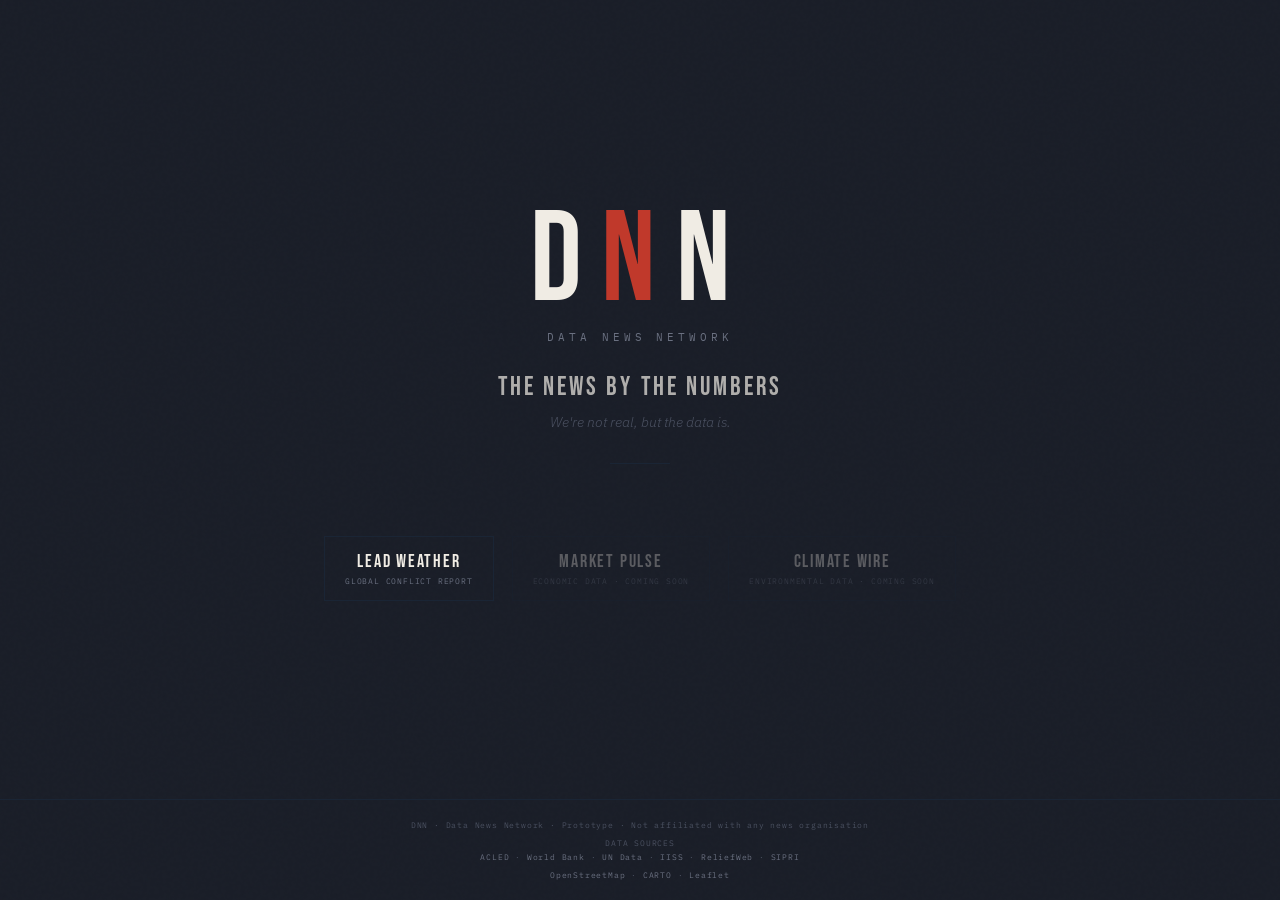
<file: dnn/home.html>
<!DOCTYPE html>
<html lang="en">
<head>
<meta charset="UTF-8">
<meta name="viewport" content="width=device-width, initial-scale=1.0">
<title>DNN — Data News Network</title>
<link rel="preconnect" href="https://fonts.googleapis.com">
<link href="https://fonts.googleapis.com/css2?family=Bebas+Neue&family=IBM+Plex+Mono:wght@300;400;500&family=IBM+Plex+Sans:wght@300;400;600&display=swap" rel="stylesheet">
<style>
:root {
  --red: #c0392b;
  --paper: #f0ece4;
  --ink: #1a1e28;
  --dim: #6a7080;
  --rule: #1a2535;
}

* { margin: 0; padding: 0; box-sizing: border-box; }

body {
  background: var(--ink);
  font-family: 'IBM Plex Sans', sans-serif;
  color: var(--paper);
  min-height: 100vh;
  display: flex;
  flex-direction: column;
}

/* Noise */
body::after {
  content: '';
  position: fixed;
  inset: 0;
  background-image: url("data:image/svg+xml,%3Csvg viewBox='0 0 256 256' xmlns='http://www.w3.org/2000/svg'%3E%3Cfilter id='n'%3E%3CfeTurbulence type='fractalNoise' baseFrequency='0.9' numOctaves='4' stitchTiles='stitch'/%3E%3C/filter%3E%3Crect width='100%25' height='100%25' filter='url(%23n)' opacity='0.03'/%3E%3C/svg%3E");
  pointer-events: none;
  opacity: 0.4;
  z-index: 0;
}

.home {
  flex: 1;
  display: flex;
  flex-direction: column;
  align-items: center;
  justify-content: center;
  position: relative;
  z-index: 1;
  padding: 40px 20px;
}

.wordmark {
  font-family: 'Bebas Neue', sans-serif;
  font-size: 8rem;
  letter-spacing: 0.15em;
  color: var(--paper);
  line-height: 1;
}

.wordmark span { color: var(--red); }

.full-name {
  font-family: 'IBM Plex Mono', monospace;
  font-size: 0.7rem;
  letter-spacing: 0.35em;
  color: var(--dim);
  margin-top: 4px;
}

.slogan {
  font-family: 'Bebas Neue', sans-serif;
  font-size: 1.6rem;
  letter-spacing: 0.12em;
  color: var(--paper);
  margin-top: 28px;
  opacity: 0.7;
}

.tagline {
  font-family: 'IBM Plex Sans', sans-serif;
  font-size: 0.85rem;
  font-weight: 300;
  color: #4a5060;
  margin-top: 10px;
  font-style: italic;
}

.divider {
  width: 60px;
  height: 1px;
  background: var(--rule);
  margin: 32px 0;
}

.signup-section {
  text-align: center;
  max-width: 400px;
}

.signup-label {
  font-family: 'IBM Plex Mono', monospace;
  font-size: 0.6rem;
  letter-spacing: 0.18em;
  text-transform: uppercase;
  color: var(--dim);
  margin-bottom: 14px;
}

.signup-form {
  display: flex;
  gap: 0;
}

.signup-input {
  flex: 1;
  background: rgba(255,255,255,0.04);
  border: 1px solid var(--rule);
  border-right: none;
  color: var(--paper);
  font-family: 'IBM Plex Mono', monospace;
  font-size: 0.8rem;
  padding: 12px 16px;
  outline: none;
  transition: border-color 0.2s;
}

.signup-input::placeholder { color: #3a4050; }
.signup-input:focus { border-color: var(--red); }

.signup-btn {
  background: var(--red);
  border: 1px solid var(--red);
  color: white;
  font-family: 'Bebas Neue', sans-serif;
  font-size: 0.9rem;
  letter-spacing: 0.16em;
  padding: 12px 24px;
  cursor: pointer;
  transition: background 0.2s;
  white-space: nowrap;
}

.signup-btn:hover { background: #a02820; }

.signup-note {
  font-family: 'IBM Plex Mono', monospace;
  font-size: 0.5rem;
  color: #2a3040;
  letter-spacing: 0.08em;
  margin-top: 10px;
}

.segments {
  display: flex;
  gap: 18px;
  margin-top: 40px;
  flex-wrap: wrap;
  justify-content: center;
}

.seg-card {
  border: 1px solid var(--rule);
  padding: 14px 20px;
  text-decoration: none;
  color: var(--paper);
  transition: border-color 0.2s, background 0.2s;
  text-align: center;
  min-width: 140px;
}

.seg-card:hover {
  border-color: var(--red);
  background: rgba(192,57,43,0.06);
}

.seg-card-name {
  font-family: 'Bebas Neue', sans-serif;
  font-size: 1.1rem;
  letter-spacing: 0.1em;
}

.seg-card-desc {
  font-family: 'IBM Plex Mono', monospace;
  font-size: 0.5rem;
  letter-spacing: 0.1em;
  color: var(--dim);
  margin-top: 4px;
  text-transform: uppercase;
}

.home-footer {
  padding: 20px 16px;
  text-align: center;
  font-family: 'IBM Plex Mono', monospace;
  font-size: 0.5rem;
  color: #4a5060;
  letter-spacing: 0.1em;
  position: relative;
  z-index: 1;
  border-top: 1px solid var(--rule);
}

.home-footer a {
  color: var(--dim);
  text-decoration: none;
  transition: color 0.15s;
}

.home-footer a:hover { color: var(--paper); }
</style>
</head>
<body>

<div class="home">
  <div class="wordmark">D<span>N</span>N</div>
  <div class="full-name">DATA NEWS NETWORK</div>
  <div class="slogan">The News By The Numbers</div>
  <div class="tagline">We're not real, but the data is.</div>

  <div class="divider"></div>

  <!-- Subscribe section (hidden until backend wired up) -->
  <!--
  <div class="signup-section">
    <div class="signup-label">Get the weekly data briefing</div>
    <form class="signup-form" action="YOUR_FORMSPREE_OR_OTHER_ENDPOINT" method="POST">
      <input class="signup-input" type="email" name="email" placeholder="your@email.com" required>
      <button class="signup-btn" type="submit">SUBSCRIBE</button>
    </form>
    <div class="signup-note">No spam · No opinions · Just numbers</div>
  </div>
  -->

  <div class="segments">
    <a href="index.html" class="seg-card">
      <div class="seg-card-name">Lead Weather</div>
      <div class="seg-card-desc">Global Conflict Report</div>
    </a>
    <div class="seg-card" style="opacity:0.3;pointer-events:none;">
      <div class="seg-card-name">Market Pulse</div>
      <div class="seg-card-desc">Economic Data · Coming Soon</div>
    </div>
    <div class="seg-card" style="opacity:0.3;pointer-events:none;">
      <div class="seg-card-name">Climate Wire</div>
      <div class="seg-card-desc">Environmental Data · Coming Soon</div>
    </div>
  </div>
</div>

<div class="home-footer">
  <div style="margin-bottom:8px;">DNN · Data News Network · Prototype · Not affiliated with any news organisation</div>
  <div style="margin-bottom:4px;">DATA SOURCES</div>
  <div>
    <a href="https://acleddata.com" target="_blank">ACLED</a> ·
    <a href="https://data.worldbank.org" target="_blank">World Bank</a> ·
    <a href="https://data.un.org" target="_blank">UN Data</a> ·
    <a href="https://www.iiss.org" target="_blank">IISS</a> ·
    <a href="https://reliefweb.int" target="_blank">ReliefWeb</a> ·
    <a href="https://www.sipri.org" target="_blank">SIPRI</a>
  </div>
  <div style="margin-top:8px;">
    <a href="https://www.openstreetmap.org" target="_blank">OpenStreetMap</a> ·
    <a href="https://carto.com" target="_blank">CARTO</a> ·
    <a href="https://leafletjs.com" target="_blank">Leaflet</a>
  </div>
</div>

</body>
</html>
</file>
